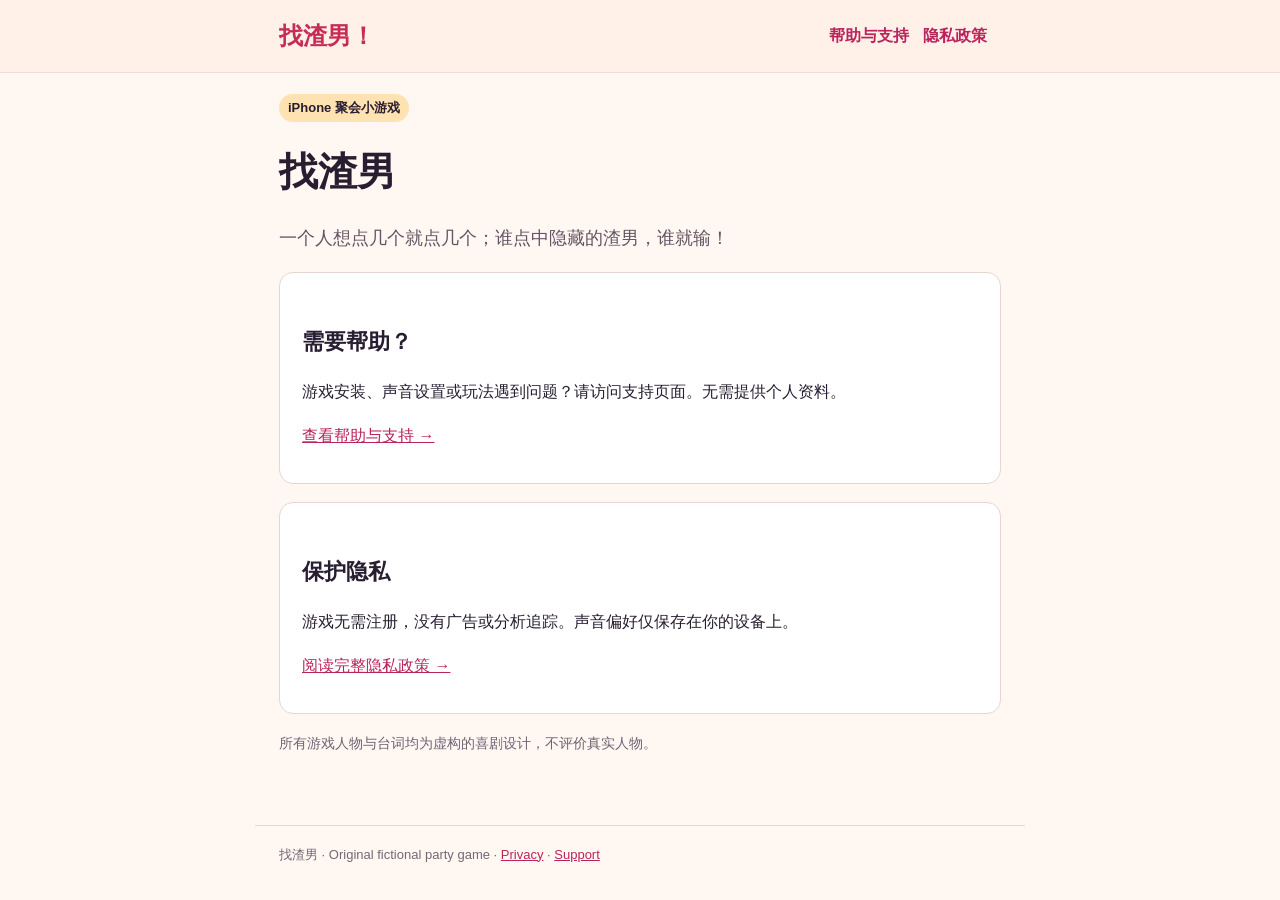
<file: docs/index.html>
<!doctype html>
<html lang="zh-Hans"><head><meta charset="utf-8"><meta name="viewport" content="width=device-width,initial-scale=1">
<title>找渣男 — 官方支持与隐私说明</title><meta name="description" content="找渣男 iPhone 聚会小游戏的支持与隐私政策。">
<link rel="stylesheet" href="./style.css"></head>
<body><header><nav><a class="brand" href="./index.html">找渣男！</a><div><a href="./support.html">帮助与支持</a><a href="./privacy.html">隐私政策</a></div></nav></header>
<main><span class="pill">iPhone 聚会小游戏</span><h1>找渣男</h1>
<p class="lead">一个人想点几个就点几个；谁点中隐藏的渣男，谁就输！</p>
<div class="panel"><h2>需要帮助？</h2><p>游戏安装、声音设置或玩法遇到问题？请访问支持页面。无需提供个人资料。</p><p><a href="./support.html">查看帮助与支持 →</a></p></div>
<div class="panel"><h2>保护隐私</h2><p>游戏无需注册，没有广告或分析追踪。声音偏好仅保存在你的设备上。</p><p><a href="./privacy.html">阅读完整隐私政策 →</a></p></div>
<p class="muted">所有游戏人物与台词均为虚构的喜剧设计，不评价真实人物。</p>
</main><footer>找渣男 · Original fictional party game · <a href="./privacy.html">Privacy</a> · <a href="./support.html">Support</a></footer></body></html>
</file>
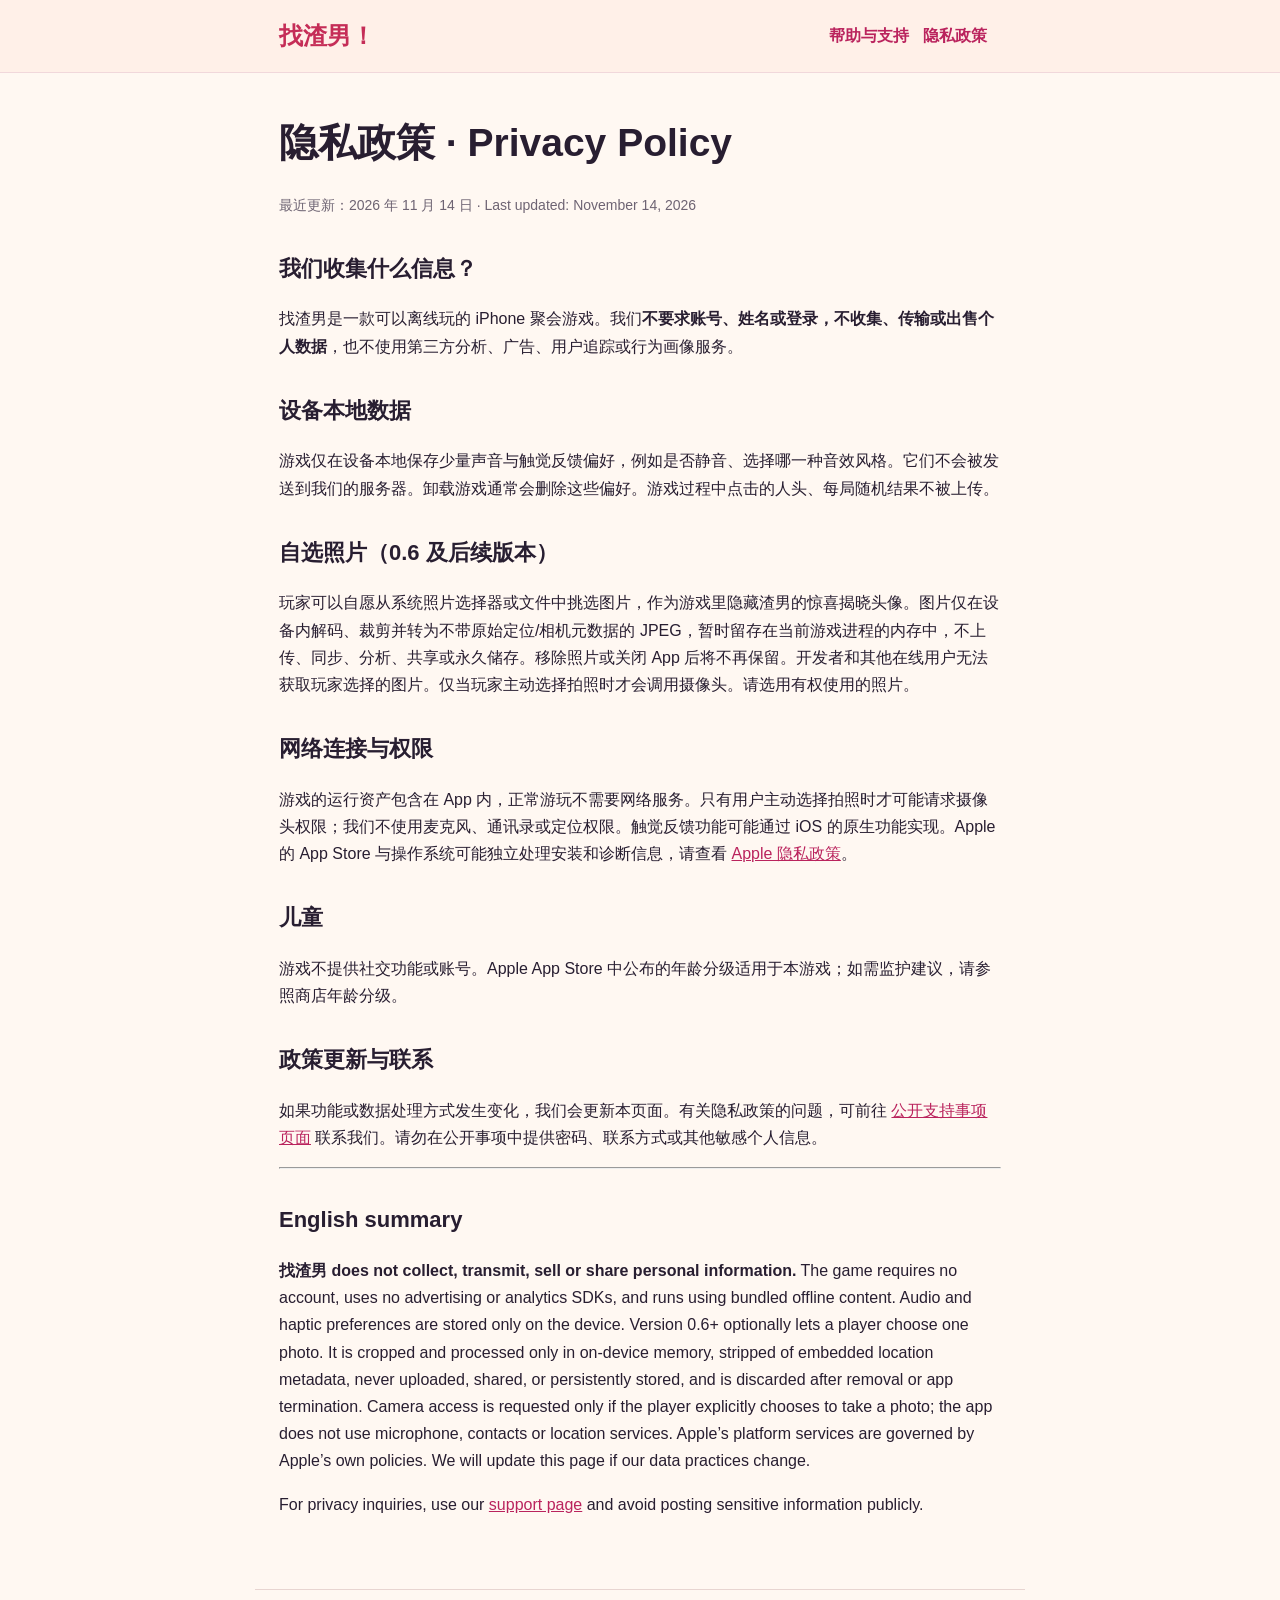
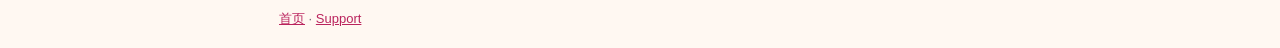
<file: docs/privacy.html>
<!doctype html>
<html lang="zh-Hans"><head><meta charset="utf-8"><meta name="viewport" content="width=device-width,initial-scale=1">
<title>隐私政策 · 找渣男 | Privacy Policy</title><link rel="stylesheet" href="./style.css"></head>
<body><header><nav><a class="brand" href="./index.html">找渣男！</a><div><a href="./support.html">帮助与支持</a><a href="./privacy.html">隐私政策</a></div></nav></header>
<main><h1>隐私政策 · Privacy Policy</h1><p class="muted">最近更新：2026 年 11 月 14 日 · Last updated: November 14, 2026</p>
<h2>我们收集什么信息？</h2>
<p>找渣男是一款可以离线玩的 iPhone 聚会游戏。我们<strong>不要求账号、姓名或登录，不收集、传输或出售个人数据</strong>，也不使用第三方分析、广告、用户追踪或行为画像服务。</p>
<h2>设备本地数据</h2>
<p>游戏仅在设备本地保存少量声音与触觉反馈偏好，例如是否静音、选择哪一种音效风格。它们不会被发送到我们的服务器。卸载游戏通常会删除这些偏好。游戏过程中点击的人头、每局随机结果不被上传。</p>
<h2>自选照片（0.6 及后续版本）</h2><p>玩家可以自愿从系统照片选择器或文件中挑选图片，作为游戏里隐藏渣男的惊喜揭晓头像。图片仅在设备内解码、裁剪并转为不带原始定位/相机元数据的 JPEG，暂时留存在当前游戏进程的内存中，不上传、同步、分析、共享或永久储存。移除照片或关闭 App 后将不再保留。开发者和其他在线用户无法获取玩家选择的图片。仅当玩家主动选择拍照时才会调用摄像头。请选用有权使用的照片。</p>
<h2>网络连接与权限</h2><p>游戏的运行资产包含在 App 内，正常游玩不需要网络服务。只有用户主动选择拍照时才可能请求摄像头权限；我们不使用麦克风、通讯录或定位权限。触觉反馈功能可能通过 iOS 的原生功能实现。Apple 的 App Store 与操作系统可能独立处理安装和诊断信息，请查看 <a href="https://www.apple.com/legal/privacy/" rel="noopener noreferrer">Apple 隐私政策</a>。</p>
<h2>儿童</h2><p>游戏不提供社交功能或账号。Apple App Store 中公布的年龄分级适用于本游戏；如需监护建议，请参照商店年龄分级。</p>
<h2>政策更新与联系</h2><p>如果功能或数据处理方式发生变化，我们会更新本页面。有关隐私政策的问题，可前往 <a href="https://github.com/polygoku/zhao-zhanan-legal/issues/new" rel="noopener noreferrer">公开支持事项页面</a> 联系我们。请勿在公开事项中提供密码、联系方式或其他敏感个人信息。</p>
<hr>
<h2>English summary</h2>
<p><strong>找渣男 does not collect, transmit, sell or share personal information.</strong> The game requires no account, uses no advertising or analytics SDKs, and runs using bundled offline content. Audio and haptic preferences are stored only on the device. Version 0.6+ optionally lets a player choose one photo. It is cropped and processed only in on-device memory, stripped of embedded location metadata, never uploaded, shared, or persistently stored, and is discarded after removal or app termination. Camera access is requested only if the player explicitly chooses to take a photo; the app does not use microphone, contacts or location services. Apple’s platform services are governed by Apple’s own policies. We will update this page if our data practices change.</p>
<p>For privacy inquiries, use our <a href="./support.html">support page</a> and avoid posting sensitive information publicly.</p>
</main><footer><a href="./index.html">首页</a> · <a href="./support.html">Support</a></footer></body></html>
</file>
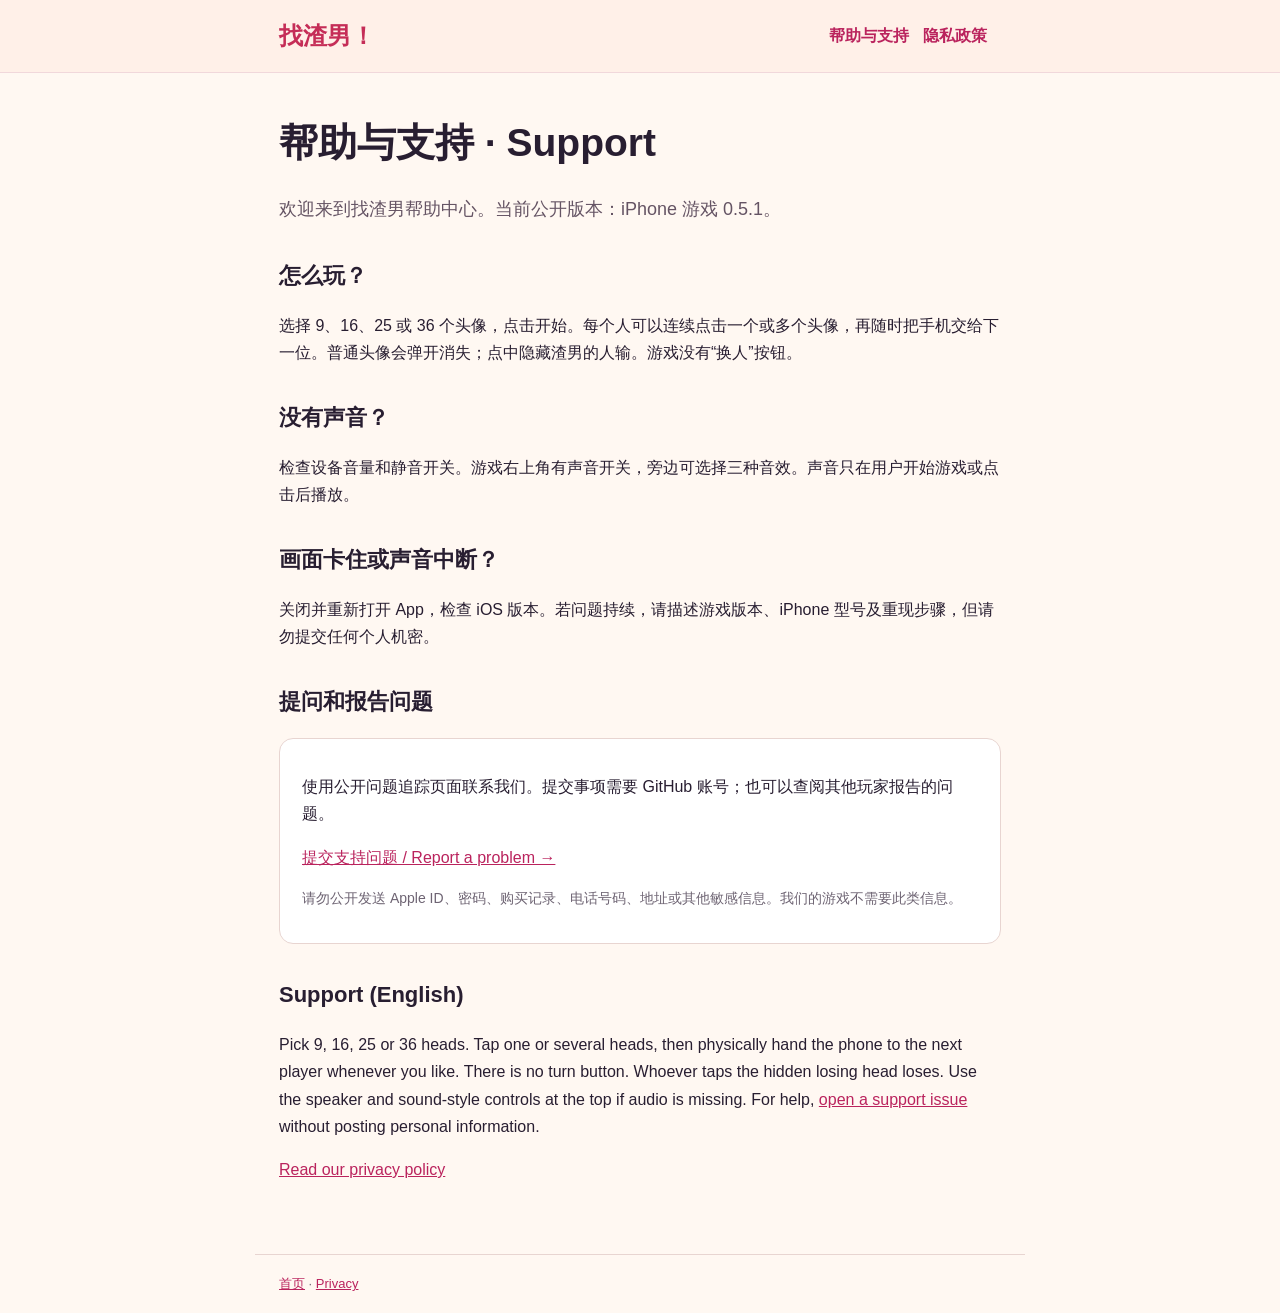
<file: docs/support.html>
<!doctype html>
<html lang="zh-Hans"><head><meta charset="utf-8"><meta name="viewport" content="width=device-width,initial-scale=1">
<title>找渣男 — 帮助与支持 | Support</title><link rel="stylesheet" href="./style.css"></head>
<body><header><nav><a class="brand" href="./index.html">找渣男！</a><div><a href="./support.html">帮助与支持</a><a href="./privacy.html">隐私政策</a></div></nav></header>
<main><h1>帮助与支持 · Support</h1>
<p class="lead">欢迎来到找渣男帮助中心。当前公开版本：iPhone 游戏 0.5.1。</p>
<h2>怎么玩？</h2><p>选择 9、16、25 或 36 个头像，点击开始。每个人可以连续点击一个或多个头像，再随时把手机交给下一位。普通头像会弹开消失；点中隐藏渣男的人输。游戏没有“换人”按钮。</p>
<h2>没有声音？</h2><p>检查设备音量和静音开关。游戏右上角有声音开关，旁边可选择三种音效。声音只在用户开始游戏或点击后播放。</p>
<h2>画面卡住或声音中断？</h2><p>关闭并重新打开 App，检查 iOS 版本。若问题持续，请描述游戏版本、iPhone 型号及重现步骤，但请勿提交任何个人机密。</p>
<h2>提问和报告问题</h2><div class="panel"><p>使用公开问题追踪页面联系我们。提交事项需要 GitHub 账号；也可以查阅其他玩家报告的问题。</p>
<p><a href="https://github.com/polygoku/zhao-zhanan-legal/issues/new" rel="noopener noreferrer">提交支持问题 / Report a problem →</a></p>
<p class="muted">请勿公开发送 Apple ID、密码、购买记录、电话号码、地址或其他敏感信息。我们的游戏不需要此类信息。</p></div>
<h2>Support (English)</h2><p>Pick 9, 16, 25 or 36 heads. Tap one or several heads, then physically hand the phone to the next player whenever you like. There is no turn button. Whoever taps the hidden losing head loses. Use the speaker and sound-style controls at the top if audio is missing. For help, <a href="https://github.com/polygoku/zhao-zhanan-legal/issues/new">open a support issue</a> without posting personal information.</p>
<p><a href="./privacy.html">Read our privacy policy</a></p>
</main><footer><a href="./index.html">首页</a> · <a href="./privacy.html">Privacy</a></footer></body></html>
</file>
<file: docs/style.css>
:root{font-family:-apple-system,BlinkMacSystemFont,"Segoe UI","Noto Sans SC","Microsoft YaHei",sans-serif;color:#281e31;background:#fff8f2}*{box-sizing:border-box}body{margin:0}a{color:#ba235d}a:hover{text-decoration:none}header{background:#fff0e8;border-bottom:1px solid #f1d8db}nav,main,footer{max-width:770px;margin:auto;padding:20px 24px}nav{display:flex;align-items:center;justify-content:space-between;flex-wrap:wrap;gap:12px}nav a{margin-right:14px;text-decoration:none;font-weight:700}.brand{font-size:24px;font-weight:900;color:#c52d57}main{line-height:1.7;padding-bottom:55px}h1{font-size:clamp(27px,5vw,39px);line-height:1.25}h2{margin-top:32px;font-size:22px}p,li{font-size:16px}.lead{font-size:18px;color:#655464}.pill{display:inline-block;background:#ffe2b1;padding:3px 9px;border-radius:999px;font-weight:700;font-size:13px}.panel{background:white;border:1px solid #e8d5d1;border-radius:14px;padding:18px 22px;margin:18px 0}.muted{font-size:14px;color:#6e6473}footer{border-top:1px solid #e8d5d1;font-size:13px;color:#756775}button{font:inherit}@media(max-width:520px){nav,main,footer{padding:16px}nav a{margin-right:8px}}
</file>
